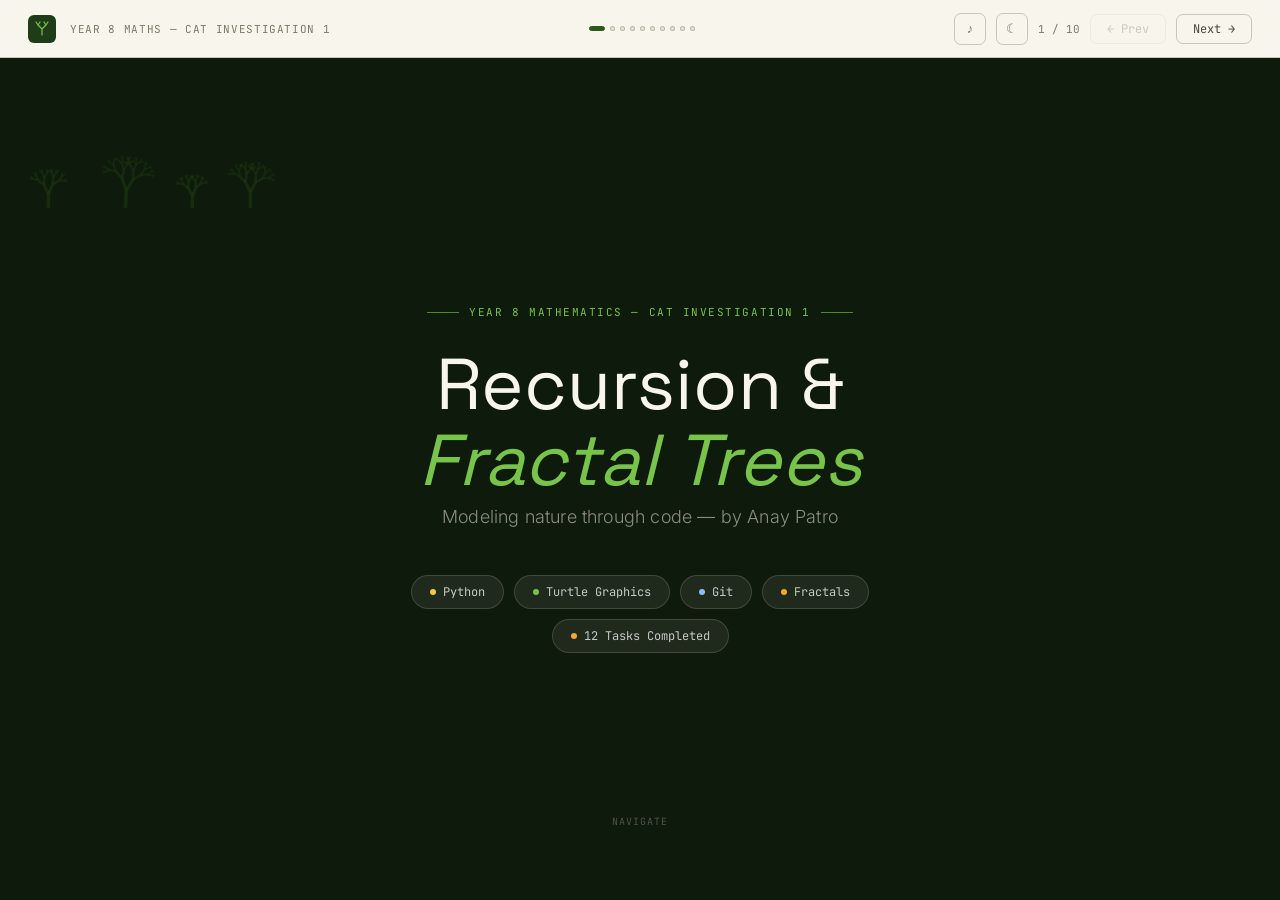
<file: index.html>
<!DOCTYPE html>
<html lang="en">
<head>
<meta charset="UTF-8">
<meta name="viewport" content="width=device-width, initial-scale=1.0">
<title>Recursion &amp; Fractal Trees — Anay Patro</title>
<meta name="description" content="Year 8 Mathematics CAT Investigation 1: a slide-style website explaining recursion and fractal trees, with interactive demos and Python turtle tasks.">
<link rel="preconnect" href="https://fonts.googleapis.com">
<link href="https://fonts.googleapis.com/css2?family=Inter:wght@300;400;500;600&amp;family=JetBrains+Mono:wght@300;400;500;600&amp;family=Space+Grotesk:wght@400;500;600&amp;display=swap" rel="stylesheet">
<link rel="stylesheet" href="styles.css">
</head>
<body>

<!-- NAV -->
<nav class="nav">
  <div class="nav-left">
    <div class="nav-logo">
      <svg viewBox="0 0 16 16" fill="none">
        <path d="M8 14 L8 8 M8 8 L4 4 M8 8 L12 4 M4 4 L2 1 M4 4 L6 1 M12 4 L10 1 M12 4 L14 1"
              stroke="#78c44a" stroke-width="1.2" stroke-linecap="round"/>
      </svg>
    </div>
    <span class="nav-title">Year 8 Maths — CAT Investigation 1</span>
  </div>
  <div class="nav-dots" id="dots"></div>
  <div class="nav-right">
    <button class="sound-btn" id="soundBtn" type="button" title="Toggle sound" aria-label="Toggle sound">♪</button>
    <button class="theme-btn" id="themeBtn" type="button" title="Toggle theme" aria-label="Toggle theme">☾</button>
    <span class="nav-counter" id="counter">1 / 10</span>
    <button class="nav-btn" id="prevBtn" type="button" onclick="changeSlide(-1)">← Prev</button>
    <button class="nav-btn" id="nextBtn" type="button" onclick="changeSlide(1)">Next →</button>
  </div>
</nav>

<div class="slides-wrapper">

<!-- ═══════════ SLIDE 1 – HERO ═══════════ -->
<div class="slide active" id="slide-1">
  <div class="hero">
    <canvas class="hero-bg-canvas" id="heroBg"></canvas>
    <div class="hero-content">
      <div class="hero-eyebrow">Year 8 Mathematics — CAT Investigation 1</div>
      <div class="hero-title">Recursion &amp;<br><em>Fractal Trees</em></div>
      <div class="hero-subtitle">Modeling nature through code — by Anay Patro</div>
      <div class="hero-pills">
        <div class="hero-pill"><div class="hero-pill-dot" style="background:#f5c842"></div>Python</div>
        <div class="hero-pill"><div class="hero-pill-dot" style="background:#78c44a"></div>Turtle Graphics</div>
        <div class="hero-pill"><div class="hero-pill-dot" style="background:#88c0ff"></div>Git</div>
        <div class="hero-pill"><div class="hero-pill-dot" style="background:#f5a830"></div>Fractals</div>
        <div class="hero-pill"><div class="hero-pill-dot" style="background:#f5a830"></div>12 Tasks Completed</div>
      </div>
    </div>
    <div class="hero-scroll-hint">
      <span>Navigate</span>
      <div class="scroll-arrow"></div>
    </div>
  </div>
</div>

<!-- ═══════════ SLIDE 2 – RECURSION INTRO ═══════════ -->
<div class="slide" id="slide-2">
  <div class="cs">
    <div class="cs-header">
      <div class="cs-num">02</div>
      <div class="cs-hgroup">
        <div class="cs-label">Concept</div>
        <div class="cs-heading">Introduction to recursion</div>
      </div>
    </div>
    <div class="cs-body">
      <div class="cs-col">
        <div class="card">
          <div class="card-label">What is recursion?</div>
          <p>A function that <strong>calls itself</strong> to solve a smaller version of the same problem. It breaks big problems into identical smaller steps, each one simpler than the last — until it hits a stopping point called the <strong>base case</strong>.</p>
        </div>
        <div class="card">
          <div class="card-label">Why use it for fractals?</div>
          <p>Fractals are shapes that look the same at every scale — a perfect match for recursion. A Level 5 tree contains two Level 4 trees, which each contain two Level 3 trees, and so on. <strong>One function, any depth.</strong></p>
        </div>
        <div class="card">
          <div class="card-label">Real-world link</div>
          <p>Trees, snowflakes, coastlines, ferns, river deltas, and even <strong>DNA replication</strong> all follow recursive, self-similar patterns. Recursion is nature's favorite design principle.</p>
        </div>
        <div class="tag-row">
          <span class="tag">Self-similar</span>
          <span class="tag">Base case</span>
          <span class="tag">Recursive case</span>
          <span class="tag bark">Fractal</span>
        </div>
      </div>
      <div class="cs-col">
        <div class="code-block">
          <div class="code-header">
            <span class="code-lang">Python — simplest recursive function</span>
            <button class="copy-btn" onclick="copyCode(this)">Copy</button>
          </div>
<span class="ck">def</span> <span class="cf">countdown</span>(n):
    <span class="ck">if</span> n &lt;= <span class="cn">0</span>:                  <span class="cc"># base case — stops here</span>
        print(<span class="cs2">"Blastoff!"</span>)
        <span class="ck">return</span>
    print(n)
    <span class="cf">countdown</span>(n - <span class="cn">1</span>)           <span class="cc"># recursive case</span>
        </div>

        <!-- LIVE RUNNER -->
        <div class="playground">
          <div class="pg-header">
            <div class="pg-title"><div class="pg-dot"></div>Live runner — try it</div>
          </div>
          <div class="pg-controls">
            <span class="pg-label">n =</span>
            <input class="pg-input" id="cdInput" type="number" value="5" min="1" max="20">
            <button class="pg-run" id="cdRun">&#9654; Run</button>
            <button class="pg-clear" onclick="clearOutput('cdOut', 'cdStat')">Clear</button>
          </div>
          <div class="pg-output" id="cdOut">
            <div class="pg-empty">Click Run to execute countdown(n)</div>
          </div>
          <div class="pg-footer">
            <span class="pg-stat" id="cdStat">Ready</span>
            <span class="pg-stat" style="color:var(--g4)">JS implementation</span>
          </div>
        </div>

        <div class="card mt8 mb0">
          <div class="card-label">The two rules</div>
          <p><strong>Base case:</strong> the condition that stops recursion — without it, the function would crash with a stack overflow.<br><br><strong>Recursive case:</strong> the call to itself with a simpler input (n−1), guaranteeing we approach the base case.</p>
        </div>
      </div>
    </div>
  </div>
</div>

<!-- ═══════════ SLIDE 3 – TASKS 4 & 5 ═══════════ -->
<div class="slide" id="slide-3">
  <div class="cs">
    <div class="cs-header">
      <div class="cs-num">03</div>
      <div class="cs-hgroup">
        <div class="cs-label">Tasks 4 &amp; 5</div>
        <div class="cs-heading">Stars &amp; triangular numbers</div>
      </div>
    </div>
    <div class="cs-body">
      <div class="cs-col">
        <div class="code-block">
          <div class="code-header">
            <span class="code-lang">Python — Task 4: star triangle</span>
            <button class="copy-btn" onclick="copyCode(this)">Copy</button>
          </div>
<span class="ck">def</span> <span class="cf">startriangle</span>(n):
    <span class="ck">if</span> n &gt; <span class="cn">0</span>:
        print(<span class="cs2">"*"</span> * n)
        <span class="cf">startriangle</span>(n - <span class="cn">1</span>)

<span class="cc"># startriangle(4)  →  ****</span>
<span class="cc">#                     ***</span>
<span class="cc">#                     **</span>
<span class="cc">#                     *</span>
        </div>

        <div class="playground">
          <div class="pg-header">
            <div class="pg-title"><div class="pg-dot"></div>Star triangle — live</div>
          </div>
          <div class="pg-controls">
            <span class="pg-label">n =</span>
            <input class="pg-input" id="stInput" type="number" value="5" min="1" max="15">
            <button class="pg-run" id="stRun">&#9654; Run</button>
            <button class="pg-clear" onclick="clearOutput('stOut','stStat')">Clear</button>
          </div>
          <div class="pg-output" id="stOut">
            <div class="pg-empty">Click Run to draw the star triangle</div>
          </div>
          <div class="pg-footer">
            <span class="pg-stat" id="stStat">Ready</span>
            <span class="pg-stat" style="color:var(--g4)">call depth shown</span>
          </div>
        </div>

        <div class="card">
          <div class="card-label">Key insight</div>
          <p>Each call prints <strong>n stars</strong> then calls itself with <strong>n−1</strong>. The rows decrease naturally through recursion — no loop needed.</p>
        </div>
      </div>

      <div class="cs-col">
        <div class="code-block">
          <div class="code-header">
            <span class="code-lang">Python — Task 5: triangular number</span>
            <button class="copy-btn" onclick="copyCode(this)">Copy</button>
          </div>
<span class="ck">def</span> <span class="cf">triangular</span>(n):
    <span class="ck">if</span> n &lt;= <span class="cn">0</span>:
        <span class="ck">return</span> <span class="cn">0</span>          <span class="cc"># base case</span>
    <span class="ck">return</span> n + <span class="cf">triangular</span>(n - <span class="cn">1</span>)

<span class="cc"># triangular(6) → 6+5+4+3+2+1 = 21</span>
        </div>

        <div class="formula">T(n) = n + T(n−1) &nbsp; with T(0) = 0</div>

        <div class="playground">
          <div class="pg-header">
            <div class="pg-title"><div class="pg-dot"></div>Triangular number — live</div>
          </div>
          <div class="pg-controls">
            <span class="pg-label">n =</span>
            <input class="pg-input" id="tnInput" type="number" value="6" min="1" max="20">
            <button class="pg-run" id="tnRun">&#9654; Run</button>
            <button class="pg-clear" onclick="clearOutput('tnOut','tnStat')">Clear</button>
          </div>
          <div class="pg-output" id="tnOut">
            <div class="pg-empty">Click Run to expand the recurrence</div>
          </div>
          <div class="pg-footer">
            <span class="pg-stat" id="tnStat">Ready</span>
            <span class="pg-stat" style="color:var(--g4)">shows call chain</span>
          </div>
        </div>

        <div class="card">
          <div class="card-label">Recurrence relation</div>
          <p>The n-th triangular number equals n plus the (n−1)-th triangular number. This <strong>recurrence relation</strong> maps perfectly to a recursive function.</p>
        </div>
      </div>
    </div>
  </div>
</div>

<!-- ═══════════ SLIDE 4 – FIBONACCI ═══════════ -->
<div class="slide" id="slide-4">
  <div class="cs">
    <div class="cs-header">
      <div class="cs-num">04</div>
      <div class="cs-hgroup">
        <div class="cs-label">Task 6</div>
        <div class="cs-heading">The Fibonacci sequence</div>
      </div>
    </div>
    <div class="cs-body">
      <div class="cs-col">
        <div class="code-block">
          <div class="code-header">
            <span class="code-lang">Python — Fibonacci</span>
            <button class="copy-btn" onclick="copyCode(this)">Copy</button>
          </div>
<span class="ck">def</span> <span class="cf">fibonacci</span>(n):
    <span class="ck">if</span> n &lt;= <span class="cn">2</span>:
        <span class="ck">return</span> <span class="cn">1</span>          <span class="cc"># base cases: F(1)=F(2)=1</span>
    <span class="ck">return</span> <span class="cf">fibonacci</span>(n-<span class="cn">1</span>) + <span class="cf">fibonacci</span>(n-<span class="cn">2</span>)

<span class="cc"># fibonacci(10) → 55</span>
        </div>

        <div class="formula">F(n) = F(n−1) + F(n−2) &nbsp; where F(1) = F(2) = 1</div>

        <div class="card">
          <div class="card-label">Two base cases</div>
          <p>Unlike previous tasks, Fibonacci needs <strong>two base cases</strong>: F(1) = 1 and F(2) = 1. This is because each step depends on the <strong>two</strong> steps before it, not just one — so we need two anchors to stop the recursion.</p>
        </div>

        <div class="playground">
          <div class="pg-header">
            <div class="pg-title"><div class="pg-dot"></div>Fibonacci — live computation</div>
          </div>
          <div class="pg-controls">
            <span class="pg-label">n =</span>
            <input class="pg-input" id="fibInput" type="number" value="8" min="1" max="15">
            <button class="pg-run" id="fibRun">&#9654; Run</button>
            <button class="pg-clear" onclick="clearOutput('fibOut','fibStat')">Clear</button>
          </div>
          <div class="pg-output" id="fibOut">
            <div class="pg-empty">Click Run to trace the recursive calls</div>
          </div>
          <div class="pg-footer">
            <span class="pg-stat" id="fibStat">Ready</span>
            <span class="pg-stat" style="color:var(--g4)">call tree trace</span>
          </div>
        </div>
      </div>

      <div class="cs-col">
        <div class="card-label" style="font-family:var(--mono);font-size:10px;text-transform:uppercase;letter-spacing:.1em;color:var(--g4);margin-bottom:10px;">First 10 values</div>
        <div class="level-grid">
          <div class="level-cell"><div class="lv">n=1</div><span class="lnum">1</span></div>
          <div class="level-cell"><div class="lv">n=2</div><span class="lnum">1</span></div>
          <div class="level-cell"><div class="lv">n=3</div><span class="lnum">2</span></div>
          <div class="level-cell"><div class="lv">n=4</div><span class="lnum">3</span></div>
          <div class="level-cell"><div class="lv">n=5</div><span class="lnum">5</span></div>
          <div class="level-cell"><div class="lv">n=6</div><span class="lnum">8</span></div>
          <div class="level-cell"><div class="lv">n=7</div><span class="lnum">13</span></div>
          <div class="level-cell"><div class="lv">n=8</div><span class="lnum">21</span></div>
          <div class="level-cell"><div class="lv">n=9</div><span class="lnum">34</span></div>
          <div class="level-cell"><div class="lv">n=10</div><span class="lnum">55</span></div>
        </div>

        <div class="card">
          <div class="card-label">Found in nature</div>
          <p>The same sequence appears in sunflower seed spirals, pinecone scales, and the branching of tree limbs — the exact structure this project explores. Fibonacci numbers and fractal trees are deeply connected.</p>
        </div>
        <div class="card">
          <div class="card-label">The golden ratio</div>
          <p>As n grows, F(n)/F(n−1) approaches φ ≈ <strong>1.618</strong> — the golden ratio. This is why Fibonacci patterns look proportionally pleasing in nature and architecture.</p>
        </div>
      </div>
    </div>
  </div>
</div>

<!-- ═══════════ SLIDE 5 – FRACTAL TREE PLAYGROUND ═══════════ -->
<div class="slide" id="slide-5">
  <div class="cs">
    <div class="cs-header">
      <div class="cs-num">05</div>
      <div class="cs-hgroup">
        <div class="cs-label">Tasks 7 &amp; 8</div>
        <div class="cs-heading">The fractal tree playground</div>
      </div>
    </div>
    <div class="cs-body" style="flex-direction:column; gap:20px;">

      <div style="display:grid; grid-template-columns:1fr 1fr; gap:24px;">
        <div>
          <div class="code-block" style="margin-bottom:0;">
            <div class="code-header">
              <span class="code-lang">Python — Task 7: simpletree</span>
              <button class="copy-btn" onclick="copyCode(this)">Copy</button>
            </div>
<span class="ck">def</span> <span class="cf">simpletree</span>(n):
    <span class="ck">if</span> n &gt; <span class="cn">0</span>:
        pen.forward(<span class="cn">50</span>)
        pos = pen.position()
        head = pen.heading()
        pen.left(<span class="cn">30</span>)
        <span class="cf">simpletree</span>(n - <span class="cn">1</span>)   <span class="cc"># left branch</span>
        pen.goto(pos); pen.setheading(head)
        pen.right(<span class="cn">30</span>)
        <span class="cf">simpletree</span>(n - <span class="cn">1</span>)   <span class="cc"># right branch</span>
        pen.goto(pos); pen.setheading(head)
          </div>
        </div>
        <div>
          <div class="code-block" style="margin-bottom:0;">
            <div class="code-header">
              <span class="code-lang">Python — Task 8: fractaltree</span>
              <button class="copy-btn" onclick="copyCode(this)">Copy</button>
            </div>
<span class="ck">def</span> <span class="cf">fractaltree</span>(n, length, angle, scale):
    <span class="ck">if</span> n &gt; <span class="cn">0</span>:
        pen.forward(length)
        pos, head = pen.position(), pen.heading()
        pen.left(angle)
        <span class="cf">fractaltree</span>(n-<span class="cn">1</span>, length*scale, angle, scale)
        pen.goto(pos); pen.setheading(head)
        pen.right(angle)
        <span class="cf">fractaltree</span>(n-<span class="cn">1</span>, length*scale, angle, scale)
        pen.goto(pos); pen.setheading(head)
          </div>
        </div>
      </div>

      <!-- TREE PLAYGROUND -->
      <div class="tree-pg">
        <div class="pg-header">
          <div class="pg-title"><div class="pg-dot"></div>Interactive fractal tree — JS implementation</div>
          <div class="tree-mode-toggle" style="margin:0;">
            <button class="tree-mode-btn active" id="modeClean" onclick="setTreeMode('clean')">Clean</button>
            <button class="tree-mode-btn" id="modeRandom" onclick="setTreeMode('random')">Random</button>
            <button class="tree-mode-btn" id="modeRealistic" onclick="setTreeMode('realistic')">Realistic</button>
          </div>
        </div>
        <div class="tree-pg-grid">
          <div class="tree-canvas-wrap">
            <canvas id="treeMain" width="1200" height="760"></canvas>
          </div>
          <div class="tree-sidebar">
            <div class="sidebar-section">
              <div class="sidebar-section-title">Parameters</div>
              <div class="slider-row">
                <label>Depth<span id="v_depth">8</span></label>
                <input type="range" id="s_depth" min="1" max="13" value="8" step="1" oninput="updateTree()">
              </div>
              <div class="slider-row">
                <label>Angle<span id="v_angle">28°</span></label>
                <input type="range" id="s_angle" min="5" max="70" value="28" step="1" oninput="updateTree()">
              </div>
              <div class="slider-row">
                <label>Scale<span id="v_scale">0.72</span></label>
                <input type="range" id="s_scale" min="0.50" max="0.90" value="0.72" step="0.01" oninput="updateTree()">
              </div>
              <div class="slider-row">
                <label>Trunk<span id="v_trunk">120px</span></label>
                <input type="range" id="s_trunk" min="60" max="180" value="120" step="1" oninput="updateTree()">
              </div>
              <div id="noisePanelWrap">
              <div class="slider-row" id="noisePanel">
                <label>Noise<span id="v_noise">40%</span></label>
                <input type="range" id="s_noise" min="0" max="100" value="40" step="1" oninput="updateTree()">
              </div>
              <div class="slider-row">
                <label>Seed<span id="v_seed">42</span></label>
                <input type="range" id="s_seed" min="0" max="9999" value="42" step="1" oninput="updateTree()">
              </div>
              </div>
            </div>
            <div class="sidebar-section">
              <button class="tree-btn tree-btn-primary" onclick="updateTree()">&#9654; Draw</button>
              <button class="tree-btn tree-btn-secondary" onclick="randomizeTree()">&#9785; Randomize</button>
            </div>
            <div class="sidebar-section">
              <div class="sidebar-section-title">Stats</div>
              <div class="tree-stats" id="treeStats">Branches: —<br>Calls: —<br>Time: —</div>
            </div>
          </div>
        </div>
      </div>
    </div>
  </div>
</div>

<!-- ═══════════ SLIDE 6 – TASK 9: UI ═══════════ -->
<div class="slide" id="slide-6">
  <div class="cs">
    <div class="cs-header">
      <div class="cs-num">06</div>
      <div class="cs-hgroup">
        <div class="cs-label">Task 9</div>
        <div class="cs-heading">Building the user interface</div>
      </div>
    </div>
    <div class="cs-body">
      <div class="cs-col">
        <div class="card">
          <div class="card-label">Design choice: GUI over terminal</div>
          <p>Turtle's <code>numinput()</code> creates popup dialog boxes instead of terminal prompts. This keeps the user focused on the drawing window and makes the project feel polished and professional.</p>
        </div>
        <div class="card">
          <div class="card-label">Menu structure</div>
          <ul class="feature-list">
            <li class="feature-item"><div class="feature-num">1</div>Prompt for tree level (1–15)</li>
            <li class="feature-item"><div class="feature-num">2</div>Prompt for trunk length (pixels)</li>
            <li class="feature-item"><div class="feature-num">3</div>Prompt for branch angle (degrees)</li>
            <li class="feature-item"><div class="feature-num">4</div>Prompt for scale factor (0–1)</li>
            <li class="feature-item"><div class="feature-num">5</div>Clear screen and redraw</li>
          </ul>
        </div>
        <div class="card">
          <div class="card-label">Why GUI input matters</div>
          <p>Real software design is about <strong>user experience</strong>, not just correct output. Keeping all interaction inside the Turtle window — no switching to a terminal — creates a seamless, professional feel.</p>
        </div>
      </div>
      <div class="cs-col">
        <div class="code-block">
          <div class="code-header">
            <span class="code-lang">Python — numinput dialogs</span>
            <button class="copy-btn" onclick="copyCode(this)">Copy</button>
          </div>
<span class="cc"># GUI input — all inside the turtle window</span>
n = screen.numinput(
    <span class="cs2">"Fractal Tree"</span>,
    <span class="cs2">"Enter tree level (1–15):"</span>,
    minval=<span class="cn">1</span>, maxval=<span class="cn">15</span>
)
length = screen.numinput(
    <span class="cs2">"Fractal Tree"</span>,
    <span class="cs2">"Trunk length (pixels):"</span>,
    minval=<span class="cn">10</span>, maxval=<span class="cn">300</span>
)
angle = screen.numinput(
    <span class="cs2">"Fractal Tree"</span>,
    <span class="cs2">"Branch angle (degrees):"</span>,
    minval=<span class="cn">1</span>, maxval=<span class="cn">90</span>
)
scale = screen.numinput(
    <span class="cs2">"Fractal Tree"</span>,
    <span class="cs2">"Scale factor (0.1–0.99):"</span>,
    minval=<span class="cn">0.1</span>, maxval=<span class="cn">0.99</span>
)
screen.clear()
<span class="cf">fractaltree</span>(int(n), length, angle, scale)
        </div>
        <div class="code-block">
          <div class="code-header">
            <span class="code-lang">Python — master menu</span>
            <button class="copy-btn" onclick="copyCode(this)">Copy</button>
          </div>
choice = screen.textinput(<span class="cs2">"Main Menu"</span>,
    <span class="cs2">"Task (4/5/6/7/8/10/11):"</span>)

<span class="ck">if</span>   choice == <span class="cs2">"4"</span>:  <span class="cf">startriangle</span>(n)
<span class="ck">elif</span> choice == <span class="cs2">"5"</span>:  <span class="cf">triangular</span>(n)
<span class="ck">elif</span> choice == <span class="cs2">"6"</span>:  <span class="cf">fibonacci</span>(n)
<span class="ck">elif</span> choice == <span class="cs2">"7"</span>:  <span class="cf">simpletree</span>(n)
<span class="ck">elif</span> choice == <span class="cs2">"8"</span>:  <span class="cf">fractaltree</span>(...)
<span class="ck">elif</span> choice == <span class="cs2">"10"</span>: <span class="cf">randomfractaltree</span>(...)
<span class="ck">elif</span> choice == <span class="cs2">"11"</span>: <span class="cf">realtree</span>(...)
        </div>
      </div>
    </div>
  </div>
</div>

<!-- ═══════════ SLIDE 7 – TASK 10: RANDOMNESS ═══════════ -->
<div class="slide" id="slide-7">
  <div class="cs">
    <div class="cs-header">
      <div class="cs-num">07</div>
      <div class="cs-hgroup">
        <div class="cs-label">Task 10</div>
        <div class="cs-heading">Introducing randomness</div>
      </div>
    </div>
    <div class="cs-body">
      <div class="cs-col">
        <div class="code-block">
          <div class="code-header">
            <span class="code-lang">Python — randomfractaltree</span>
            <button class="copy-btn" onclick="copyCode(this)">Copy</button>
          </div>
<span class="ck">import</span> random

<span class="ck">def</span> <span class="cf">randomfractaltree</span>(n, length, angle, scale):
    <span class="ck">if</span> n &gt; <span class="cn">0</span>:
        pen.forward(length)
        pos = pen.position()
        head = pen.heading()

        <span class="cc"># angle jitter: ±15°</span>
        jitter = random.randint(-<span class="cn">15</span>, <span class="cn">15</span>)
        <span class="cc"># scale jitter: ±10%</span>
        sj = scale * random.uniform(<span class="cn">0.9</span>, <span class="cn">1.1</span>)

        pen.left(angle + jitter)
        <span class="cf">randomfractaltree</span>(n-<span class="cn">1</span>, length*sj, angle, scale)
        pen.goto(pos); pen.setheading(head)
        pen.right(angle + jitter)
        <span class="cf">randomfractaltree</span>(n-<span class="cn">1</span>, length*sj, angle, scale)
        pen.goto(pos); pen.setheading(head)
        </div>

        <div class="card">
          <div class="card-label">What's random — and why</div>
          <p>Two sources of variation are added per branch:</p>
        </div>
        <div class="card">
          <div class="card-label">A — Angle jitter (±15°)</div>
          <p>Mimics wind, light-seeking, and uneven growth. Real branches don't grow at exact symmetric angles.</p>
        </div>
        <div class="card">
          <div class="card-label">B — Scale jitter (±10%)</div>
          <p>Variation in branch length reflects genetic and environmental noise. No two real branches grow identically.</p>
        </div>
        <div class="formula">Randomness mimics nature's noise:<br>wind · sunlight · genetics · soil</div>
      </div>
      <div class="cs-col">
        <div class="rnd-canvas-wrap">
          <div class="pg-header" style="border-bottom:0.5px solid var(--border);">
            <div class="pg-title"><div class="pg-dot"></div>Random tree — different every run</div>
            <button class="pg-clear" onclick="drawRandomTree()">New Tree</button>
          </div>
          <canvas id="rndTree" width="800" height="520"></canvas>
        </div>
        <div class="card">
          <div class="card-label">Result</div>
          <p>Each call to <code>randomfractaltree(10, 80, 30, 0.8)</code> produces a <strong>different tree every time</strong> — just like real trees grown from the same species in different locations.</p>
        </div>
        <div class="code-block" style="margin-bottom:0;">
          <div class="code-header">
            <span class="code-lang">JS — seed-controlled randomness</span>
          </div>
<span class="cc">// LCG random — reproducible from a seed</span>
<span class="ck">function</span> <span class="cf">makeRng</span>(seed) {
  <span class="ck">let</span> s = seed | <span class="cn">1</span>;
  <span class="ck">return</span> () =&gt; {
    s = (<span class="cn">1664525</span> * s + <span class="cn">1013904223</span>) &gt;&gt;&gt; <span class="cn">0</span>;
    <span class="ck">return</span> s / <span class="cn">4294967296</span>;
  };
}
        </div>
      </div>
    </div>
  </div>
</div>

<!-- ═══════════ SLIDE 8 – TASK 11: MAX REALISM ═══════════ -->
<div class="slide" id="slide-8">
  <div class="cs">
    <div class="cs-header">
      <div class="cs-num">08</div>
      <div class="cs-hgroup">
        <div class="cs-label">Task 11</div>
        <div class="cs-heading">Maximum realism</div>
      </div>
    </div>
    <div class="cs-body">
      <div class="cs-col">
        <div class="code-block">
          <div class="code-header">
            <span class="code-lang">Python — realtree with all enhancements</span>
            <button class="copy-btn" onclick="copyCode(this)">Copy</button>
          </div>
<span class="ck">def</span> <span class="cf">realtree</span>(n, length, angle, scale):
    <span class="ck">if</span> n &gt; <span class="cn">0</span>:
        <span class="cc"># taper: thick trunk → hair-thin twigs</span>
        pen.pensize(max(<span class="cn">1</span>, n * <span class="cn">1.2</span>))

        <span class="cc"># colour gradient: brown trunk → green tips</span>
        <span class="ck">if</span>   n &lt;= <span class="cn">2</span>: pen.color(<span class="cs2">"forest green"</span>)
        <span class="ck">elif</span> n &lt;= <span class="cn">4</span>: pen.color(<span class="cs2">"dark green"</span>)
        <span class="ck">else</span>:        pen.color(<span class="cs2">"sienna"</span>)

        <span class="cc"># wider angle jitter at tips</span>
        jitter = random.randint(-<span class="cn">20</span>, <span class="cn">20</span>)
        pen.forward(length)
        <span class="cc"># ... (same recursive structure) ...</span>
        </div>
        <div class="card">
          <div class="card-label">Tapered thickness</div>
          <p>Branch thickness is set to <code>n × 1.2</code> pixels — so the trunk is thick and twigs are hair-thin. Real trees are structurally strongest at the base.</p>
        </div>
        <div class="card">
          <div class="card-label">Colour transition</div>
          <p>High-n levels draw in <strong style="color:#8B4513">sienna</strong>. Mid-level branches shift to <strong style="color:#006400">dark green</strong>. Outermost twigs (n ≤ 2) become <strong style="color:#228B22">forest green</strong> — simulating foliage.</p>
        </div>
      </div>
      <div class="cs-col">
        <div class="rnd-canvas-wrap" style="margin-bottom:14px;">
          <div class="pg-header" style="border-bottom:0.5px solid var(--border);">
            <div class="pg-title"><div class="pg-dot"></div>Realistic tree — tapered + coloured</div>
            <button class="pg-clear" onclick="drawRealisticTree()">Redraw</button>
          </div>
          <canvas id="realisticTree" width="800" height="560"></canvas>
        </div>
        <div class="card">
          <div class="card-label">All realism features combined</div>
          <p>Three enhancements layer on top of <code>fractaltree</code>:</p>
          <div class="tag-row" style="margin-top:8px;">
            <span class="tag bark">Tapered thickness</span>
            <span class="tag">Colour gradient</span>
            <span class="tag amber">Angle noise ±20°</span>
          </div>
        </div>
      </div>
    </div>
  </div>
</div>

<!-- ═══════════ SLIDE 9 – ARCHITECTURE ═══════════ -->
<div class="slide" id="slide-9">
  <div class="cs">
    <div class="cs-header">
      <div class="cs-num">09</div>
      <div class="cs-hgroup">
        <div class="cs-label">Architecture</div>
        <div class="cs-heading">The master menu</div>
      </div>
    </div>
    <div class="cs-body" style="flex-direction:column;">
      <div class="two-col" style="margin-bottom:24px;">
        <div class="card mb0">
          <div class="card-label">Purpose</div>
          <p>A master menu links all tasks from a single entry point, making the project <strong>easy to navigate</strong> and professional to present live.</p>
        </div>
        <div class="card mb0">
          <div class="card-label">Design choice</div>
          <p>Used <code>textinput()</code> for the menu selector and <code>numinput()</code> for parameters — all inside the Turtle window. No terminal switching mid-demo.</p>
        </div>
      </div>

      <div class="tl">
        <div class="tl-item"><div class="tl-dot"></div><div class="tl-num">Task 4</div><div class="tl-label">Star triangle</div></div>
        <div class="tl-item"><div class="tl-dot"></div><div class="tl-num">Task 5</div><div class="tl-label">Triangular numbers</div></div>
        <div class="tl-item"><div class="tl-dot"></div><div class="tl-num">Task 6</div><div class="tl-label">Fibonacci</div></div>
        <div class="tl-item"><div class="tl-dot"></div><div class="tl-num">Task 7</div><div class="tl-label">Simple tree</div></div>
        <div class="tl-item"><div class="tl-dot"></div><div class="tl-num">Task 8</div><div class="tl-label">Parameterised</div></div>
        <div class="tl-item"><div class="tl-dot"></div><div class="tl-num">Task 10</div><div class="tl-label">Random tree</div></div>
        <div class="tl-item"><div class="tl-dot"></div><div class="tl-num">Task 11</div><div class="tl-label">Realistic tree</div></div>
      </div>

      <div style="margin-top:24px; display:grid; grid-template-columns:1fr 1fr; gap:24px;">
        <div class="code-block" style="margin-bottom:0;">
          <div class="code-header">
            <span class="code-lang">Python — full master menu</span>
            <button class="copy-btn" onclick="copyCode(this)">Copy</button>
          </div>
<span class="ck">while</span> <span class="ck">True</span>:
    choice = screen.textinput(
        <span class="cs2">"Main Menu"</span>,
        <span class="cs2">"Enter task (4/5/6/7/8/10/11/q):"</span>)
    <span class="ck">if</span> choice <span class="ck">is None</span> <span class="ck">or</span> choice == <span class="cs2">"q"</span>:
        <span class="ck">break</span>
    screen.clear()
    screen.tracer(<span class="cn">0</span>)          <span class="cc"># speed up drawing</span>

    <span class="ck">if</span> choice == <span class="cs2">"4"</span>:
        n = int(screen.numinput(
            <span class="cs2">"Task 4"</span>, <span class="cs2">"Row count:"</span>))
        <span class="cf">startriangle</span>(n)

    <span class="ck">elif</span> choice == <span class="cs2">"8"</span>:
        n      = getnum(<span class="cs2">"Level"</span>)
        length = getnum(<span class="cs2">"Trunk px"</span>)
        angle  = getnum(<span class="cs2">"Angle °"</span>)
        scale  = getnum(<span class="cs2">"Scale"</span>)
        setup_pen()
        <span class="cf">fractaltree</span>(n, length, angle, scale)

    screen.update()
        </div>
        <div class="code-block" style="margin-bottom:0;">
          <div class="code-header">
            <span class="code-lang">Python — helper + speed trick</span>
            <button class="copy-btn" onclick="copyCode(this)">Copy</button>
          </div>
<span class="ck">def</span> <span class="cf">getnum</span>(prompt):
    <span class="ck">return</span> screen.numinput(
        <span class="cs2">"Fractal Tree"</span>, prompt)

<span class="ck">def</span> <span class="cf">setup_pen</span>():
    pen.penup()
    pen.goto(<span class="cn">0</span>, -<span class="cn">300</span>)
    pen.setheading(<span class="cn">90</span>)   <span class="cc"># face up</span>
    pen.pendown()
    pen.color(<span class="cs2">"sienna"</span>)

<span class="cc"># tracer(0) turns off animation</span>
<span class="cc"># update() renders all at once</span>
<span class="cc"># This makes depth-10+ trees instant</span>
        </div>
      </div>
    </div>
  </div>
</div>

<!-- ═══════════ SLIDE 10 – CONCLUSION ═══════════ -->
<div class="slide" id="slide-10">
  <div class="cs">
    <div class="cs-header">
      <div class="cs-num">10</div>
      <div class="cs-hgroup">
        <div class="cs-label">Reflection</div>
        <div class="cs-heading">Conclusion &amp; key learnings</div>
      </div>
    </div>
    <div class="cs-body" style="flex-direction:column; gap:24px;">
      <div class="stat-row">
        <div class="stat-card"><span class="stat-num">12</span><div class="stat-label">Tasks completed</div></div>
        <div class="stat-card"><span class="stat-num">v1.4</span><div class="stat-label">Stable release</div></div>
        <div class="stat-card"><span class="stat-num">∞</span><div class="stat-label">Unique trees</div></div>
      </div>
      <div class="conc-grid">
        <div class="conc-card span2">
          <h3>The big idea</h3>
          <p>Complex shapes found in nature — trees, coastlines, snowflakes — can be described by very simple recursive rules. One function with a base case and a recursive call is all it takes to grow an infinitely detailed fractal. Nature is recursive at its core.</p>
        </div>
        <div class="conc-card">
          <h3>Technical challenge</h3>
          <p>Fixing the <code>_tkinter</code> library error on Mac required configuring the correct Python framework build — a real-world reminder that environment setup is a core part of programming, not an obstacle.</p>
        </div>
        <div class="conc-card">
          <h3>Math encountered</h3>
          <p>Recurrence relations, geometric scaling (powers of the scale factor), triangular numbers, and the connection between Fibonacci numbers and natural growth all surfaced naturally through the code.</p>
        </div>
        <div class="conc-card">
          <h3>Design insight</h3>
          <p>Adding randomness was the most revealing step — tiny noise made synthetic trees look genuinely organic. Real complexity often emerges from simple rules plus random variation.</p>
        </div>
        <div class="conc-card">
          <h3>Git &amp; version control</h3>
          <p>Maintaining v1.4 as a stable release while experimenting built good software development habits — commit early, tag releases, branch for experiments.</p>
        </div>
      </div>
    </div>
  </div>
</div>

</div><!-- /slides-wrapper -->

<script src="app.js" defer></script>
</body>
</html>
<!-- v1.4 stable-->
</file>
<file: styles.css>
:root {
    --g0: #0e1a0b;
    --g1: #172a12;
    --g2: #1f3c18;
    --g3: #2d5a1b;
    --g4: #4a8a2a;
    --g5: #78c44a;
    --g6: #a8e070;
    --cream: #f8f5ed;
    --cream2: #f0ebe0;
    --warm: #e8e2d4;
    --surface: #ffffff;
    --surface2: #fbfaf6;
    --shadow: 0 10px 30px rgba(20, 30, 20, 0.08);
    --bark: #7a4a28;
    --bark2: #5a3418;
    --amber: #c8871a;
    --amber2: #f5a830;
    --txt: #1a1a14;
    --txt2: #4a4a3a;
    --txt3: #7a7a68;
    --border: rgba(30, 40, 20, 0.12);
    --border2: rgba(30, 40, 20, 0.22);
    --nav-bg: rgba(248, 245, 237, 0.88);
    --code-bg: #1a2e18;
    --code-txt: #c9f3a8;
    --slide-h: calc(100vh - 58px);
    --mono:
        "JetBrains Mono", ui-monospace, SFMono-Regular, Menlo, Monaco, Consolas,
        "Liberation Mono", "Courier New", monospace;
    --serif:
        "Inter", ui-sans-serif, system-ui, -apple-system, Segoe UI, Roboto,
        Helvetica, Arial, "Apple Color Emoji", "Segoe UI Emoji";
    --display:
        "Space Grotesk", ui-sans-serif, system-ui, -apple-system, Segoe UI,
        Roboto, Helvetica, Arial;
}

html[data-theme="dark"] {
    --cream: #080e07;
    --cream2: #0d150c;
    --warm: #111c0f;
    --surface: #0f1a0d;
    --surface2: #142013;
    --txt: #e8f0e0;
    --txt2: rgba(232, 240, 224, 0.82);
    --txt3: rgba(232, 240, 224, 0.55);
    --border: rgba(100, 180, 80, 0.1);
    --border2: rgba(100, 180, 80, 0.18);
    --nav-bg: rgba(8, 14, 7, 0.92);
    --code-bg: #0a1409;
    --code-txt: #a8e880;
    --shadow: 0 14px 40px rgba(0, 0, 0, 0.45);
    --g3: #5a9e38;
    --g4: #72c048;
    --g5: #90e060;
    --bark: #c4905a;
    --bark2: #e8b878;
}

*,
*::before,
*::after {
    box-sizing: border-box;
    margin: 0;
    padding: 0;
}

html {
    scroll-behavior: smooth;
}

body {
    font-family: var(--serif);
    background: var(--cream);
    color: var(--txt);
    min-height: 100vh;
    overflow: hidden;
}

:focus-visible {
    outline: 3px solid rgba(120, 196, 74, 0.75);
    outline-offset: 2px;
}

@media (prefers-reduced-motion: reduce) {
    html {
        scroll-behavior: auto;
    }
    *,
    *::before,
    *::after {
        animation-duration: 0.001ms !important;
        animation-iteration-count: 1 !important;
        transition-duration: 0.001ms !important;
    }
}

.nav {
    position: fixed;
    top: 0;
    left: 0;
    right: 0;
    z-index: 200;
    height: 58px;
    display: flex;
    align-items: center;
    justify-content: space-between;
    padding: 0 28px;
    background: var(--nav-bg);
    backdrop-filter: blur(12px);
    border-bottom: 0.5px solid var(--border2);
}

.nav-left {
    display: flex;
    align-items: center;
    gap: 14px;
}

.nav-logo {
    width: 28px;
    height: 28px;
    background: var(--g2);
    border-radius: 6px;
    display: flex;
    align-items: center;
    justify-content: center;
    flex-shrink: 0;
}

.nav-logo svg {
    width: 16px;
    height: 16px;
}

.nav-title {
    font-family: var(--mono);
    font-size: 11px;
    font-weight: 400;
    color: var(--txt3);
    letter-spacing: 0.06em;
    text-transform: uppercase;
}

.nav-dots {
    display: flex;
    gap: 5px;
    align-items: center;
}

.nav-dot {
    width: 5px;
    height: 5px;
    border-radius: 50%;
    background: var(--warm);
    border: 0.5px solid var(--border2);
    cursor: pointer;
    transition: all 0.2s ease;
    padding: 0;
}

.nav-dot:hover {
    background: var(--g4);
    border-color: var(--g4);
}

.nav-dot.active {
    background: var(--g3);
    border-color: var(--g3);
    width: 16px;
    border-radius: 3px;
}

.nav-right {
    display: flex;
    align-items: center;
    gap: 10px;
}

.nav-counter {
    font-family: var(--mono);
    font-size: 11px;
    color: var(--txt3);
    min-width: 36px;
    text-align: right;
}

.nav-btn {
    background: none;
    border: 0.5px solid var(--border2);
    border-radius: 7px;
    padding: 6px 16px;
    font-size: 12px;
    font-family: var(--mono);
    cursor: pointer;
    color: var(--txt2);
    transition: all 0.15s;
}

.nav-btn:hover {
    background: var(--cream2);
}

.nav-btn:disabled {
    opacity: 0.25;
    cursor: default;
}

.sound-btn {
    width: 32px;
    height: 32px;
    border: 0.5px solid var(--border2);
    border-radius: 7px;
    background: none;
    cursor: pointer;
    display: flex;
    align-items: center;
    justify-content: center;
    color: var(--txt3);
    font-size: 13px;
    transition: all 0.15s;
    padding: 0;
}

.sound-btn:hover {
    background: var(--cream2);
    color: var(--txt);
}

.theme-btn {
    width: 32px;
    height: 32px;
    border: 0.5px solid var(--border2);
    border-radius: 7px;
    background: none;
    cursor: pointer;
    display: flex;
    align-items: center;
    justify-content: center;
    color: var(--txt3);
    font-size: 13px;
    transition: all 0.15s;
    padding: 0;
}

.theme-btn:hover {
    background: var(--cream2);
    color: var(--txt);
}

.slides-wrapper {
    position: fixed;
    top: 58px;
    left: 0;
    right: 0;
    bottom: 0;
    overflow: hidden;
}

.slide {
    position: absolute;
    top: 0;
    left: 0;
    right: 0;
    bottom: 0;
    overflow-y: auto;
    opacity: 0;
    pointer-events: none;
    transition: opacity 0.4s ease;
}

.slide.active {
    opacity: 1;
    pointer-events: auto;
}

.hero {
    min-height: var(--slide-h);
    background: var(--g0);
    display: flex;
    align-items: center;
    justify-content: center;
    position: relative;
    overflow: hidden;
}

.hero-bg-canvas {
    position: absolute;
    inset: 0;
    opacity: 0.6;
}

.hero-content {
    position: relative;
    z-index: 2;
    text-align: center;
    padding: 60px 40px;
    max-width: 640px;
}

.hero-eyebrow {
    font-family: var(--mono);
    font-size: 11px;
    font-weight: 400;
    color: var(--g5);
    letter-spacing: 0.14em;
    text-transform: uppercase;
    margin-bottom: 28px;
    display: flex;
    align-items: center;
    justify-content: center;
    gap: 10px;
}

.hero-eyebrow::before,
.hero-eyebrow::after {
    content: "";
    display: block;
    width: 32px;
    height: 0.5px;
    background: var(--g4);
}

.hero-title {
    font-family: var(--display);
    font-size: clamp(42px, 6vw, 72px);
    font-weight: 400;
    line-height: 1.05;
    color: var(--cream);
    margin-bottom: 8px;
}

.hero-title em {
    color: var(--g5);
    font-style: italic;
}

.hero-subtitle {
    font-family: var(--serif);
    font-size: 18px;
    font-weight: 300;
    color: rgba(240, 235, 224, 0.55);
    margin-bottom: 48px;
    letter-spacing: 0.01em;
}

.hero-pills {
    display: flex;
    gap: 10px;
    justify-content: center;
    flex-wrap: wrap;
}

.hero-pill {
    display: inline-flex;
    align-items: center;
    gap: 7px;
    background: rgba(255, 255, 255, 0.07);
    border: 0.5px solid rgba(255, 255, 255, 0.15);
    border-radius: 100px;
    padding: 8px 18px;
    font-family: var(--mono);
    font-size: 12px;
    color: rgba(255, 255, 255, 0.75);
}

.hero-pill-dot {
    width: 6px;
    height: 6px;
    border-radius: 50%;
}

.hero-scroll-hint {
    position: absolute;
    bottom: 36px;
    left: 50%;
    transform: translateX(-50%);
    font-family: var(--mono);
    font-size: 10px;
    color: rgba(255, 255, 255, 0.25);
    letter-spacing: 0.1em;
    text-transform: uppercase;
    display: flex;
    flex-direction: column;
    align-items: center;
    gap: 8px;
}

.scroll-arrow {
    width: 0.5px;
    height: 28px;
    background: linear-gradient(
        to bottom,
        rgba(255, 255, 255, 0.2),
        transparent
    );
    animation: scrollPulse 2s ease-in-out infinite;
}

@keyframes scrollPulse {
    0%,
    100% {
        opacity: 0.3;
    }
    50% {
        opacity: 1;
    }
}

.cs {
    min-height: var(--slide-h);
    display: flex;
    flex-direction: column;
}

.cs-header {
    padding: 36px 52px 28px;
    border-bottom: 0.5px solid var(--border);
    display: flex;
    align-items: flex-end;
    gap: 24px;
    flex-shrink: 0;
}

.cs-num {
    font-family: var(--display);
    font-size: 80px;
    color: var(--warm);
    line-height: 1;
    flex-shrink: 0;
    user-select: none;
    letter-spacing: -2px;
}

.cs-label {
    font-family: var(--mono);
    font-size: 10px;
    font-weight: 400;
    color: var(--g4);
    text-transform: uppercase;
    letter-spacing: 0.12em;
    margin-bottom: 4px;
}

.cs-heading {
    font-family: var(--display);
    font-size: 30px;
    color: var(--txt);
    line-height: 1.15;
}

.cs-body {
    flex: 1;
    padding: 36px 52px;
    display: flex;
    gap: 36px;
}

.cs-col {
    flex: 1;
    min-width: 0;
}
.cs-col-sm {
    flex: 0 0 300px;
    min-width: 0;
}

.card {
    background: var(--surface);
    border: 0.5px solid var(--border);
    border-radius: 12px;
    padding: 20px 22px;
    margin-bottom: 14px;
    box-shadow: var(--shadow);
}

.card-label {
    font-family: var(--mono);
    font-size: 10px;
    font-weight: 400;
    color: var(--g4);
    text-transform: uppercase;
    letter-spacing: 0.1em;
    margin-bottom: 8px;
}

.card p {
    font-family: var(--serif);
    font-size: 14px;
    line-height: 1.7;
    color: var(--txt2);
    font-weight: 300;
}

.card p strong {
    color: var(--txt);
    font-weight: 500;
}

.code-block {
    background: var(--code-bg);
    border-radius: 10px;
    padding: 20px;
    font-family: var(--mono);
    font-size: 12px;
    line-height: 1.8;
    color: var(--code-txt);
    margin-bottom: 14px;
    position: relative;
    overflow: hidden;
    border: 0.5px solid rgba(120, 196, 74, 0.15);
}

.code-block::before {
    content: "";
    position: absolute;
    top: 0;
    left: 0;
    right: 0;
    height: 1px;
    background: linear-gradient(90deg, var(--g3), transparent);
}

.code-header {
    display: flex;
    align-items: center;
    justify-content: space-between;
    margin-bottom: 12px;
    padding-bottom: 10px;
    border-bottom: 0.5px solid rgba(255, 255, 255, 0.07);
}

.code-lang {
    font-size: 10px;
    color: var(--g5);
    text-transform: uppercase;
    letter-spacing: 0.1em;
}

.copy-btn {
    border: 0.5px solid rgba(255, 255, 255, 0.15);
    background: rgba(255, 255, 255, 0.06);
    color: rgba(255, 255, 255, 0.6);
    border-radius: 6px;
    padding: 3px 10px;
    font-family: var(--mono);
    font-size: 10px;
    cursor: pointer;
    transition: all 0.15s;
}

.copy-btn:hover {
    background: rgba(255, 255, 255, 0.12);
    color: white;
}

.ck {
    color: #f5c842;
}
.cf {
    color: var(--g5);
}
.cc {
    color: #5a6e52;
}
.cs2 {
    color: #f5a830;
}
.cn {
    color: #88c0ff;
}
.co {
    color: #e0d0ff;
}

.formula {
    background: var(--code-bg);
    border-left: 2.5px solid var(--g4);
    border-radius: 0 8px 8px 0;
    padding: 12px 16px;
    font-family: var(--mono);
    font-size: 13px;
    color: var(--code-txt);
    margin-bottom: 14px;
}

html[data-theme="dark"] .formula {
    background: rgba(120, 196, 74, 0.08);
    border-left-color: var(--g4);
}

.tag-row {
    display: flex;
    flex-wrap: wrap;
    gap: 8px;
    margin: 12px 0;
}

.tag {
    background: var(--code-bg);
    border: 0.5px solid rgba(120, 196, 74, 0.25);
    border-radius: 100px;
    padding: 4px 12px;
    font-family: var(--mono);
    font-size: 11px;
    color: var(--g5);
}

html[data-theme="dark"] .tag {
    background: rgba(120, 196, 74, 0.12);
    border-color: rgba(120, 196, 74, 0.3);
}

html[data-theme="light"] .tag {
    background: #eef5e8;
    border-color: #bdd8a8;
    color: var(--g2);
}

.tag.bark {
    background: rgba(196, 144, 90, 0.12);
    border-color: rgba(196, 144, 90, 0.3);
    color: #e8b878;
}

.tag.amber {
    background: rgba(245, 168, 48, 0.12);
    border-color: rgba(245, 168, 48, 0.3);
    color: #f5c060;
}

html[data-theme="light"] .tag.bark {
    background: #f5ede6;
    border-color: #d0b090;
    color: var(--bark2);
}

html[data-theme="light"] .tag.amber {
    background: #fdf4de;
    border-color: #e0c870;
    color: #7a5a08;
}

.playground {
    background: var(--surface);
    border: 0.5px solid var(--border);
    border-radius: 14px;
    overflow: hidden;
    margin-bottom: 14px;
    box-shadow: var(--shadow);
}

.pg-header {
    padding: 14px 18px;
    border-bottom: 0.5px solid var(--border);
    display: flex;
    align-items: center;
    justify-content: space-between;
    background: var(--cream2);
}

.pg-title {
    font-family: var(--mono);
    font-size: 11px;
    font-weight: 400;
    color: var(--txt2);
    text-transform: uppercase;
    letter-spacing: 0.08em;
    display: flex;
    align-items: center;
    gap: 8px;
}

.pg-dot {
    width: 8px;
    height: 8px;
    border-radius: 50%;
    background: var(--g4);
}

.pg-controls {
    padding: 14px 18px;
    border-bottom: 0.5px solid var(--border);
    display: flex;
    align-items: center;
    gap: 12px;
    flex-wrap: wrap;
}

.pg-label {
    font-family: var(--mono);
    font-size: 11px;
    color: var(--txt3);
    white-space: nowrap;
}

.pg-input {
    width: 72px;
    border: 0.5px solid var(--border2);
    border-radius: 7px;
    padding: 7px 10px;
    font-family: var(--mono);
    font-size: 13px;
    background: var(--cream);
    color: var(--txt);
    text-align: center;
    outline: none;
    transition: border-color 0.15s;
}

.pg-input:focus {
    border-color: var(--g3);
}

.pg-run {
    background: var(--g2);
    color: var(--g5);
    border: none;
    border-radius: 7px;
    padding: 8px 16px;
    font-family: var(--mono);
    font-size: 12px;
    font-weight: 500;
    cursor: pointer;
    display: flex;
    align-items: center;
    gap: 7px;
    transition: all 0.15s;
}

.pg-run:hover {
    background: var(--g1);
}

.pg-clear {
    background: none;
    border: 0.5px solid var(--border2);
    border-radius: 7px;
    padding: 8px 14px;
    font-family: var(--mono);
    font-size: 12px;
    color: var(--txt3);
    cursor: pointer;
    transition: all 0.15s;
}

.pg-clear:hover {
    background: var(--cream2);
}

.pg-output {
    min-height: 140px;
    max-height: 200px;
    overflow-y: auto;
    padding: 16px 18px;
    font-family: var(--mono);
    font-size: 13px;
    line-height: 1.9;
    color: var(--txt);
    position: relative;
}

.pg-output-line {
    display: flex;
    align-items: center;
    gap: 10px;
    animation: lineIn 0.2s ease both;
}

@keyframes lineIn {
    from {
        opacity: 0;
        transform: translateX(-6px);
    }
    to {
        opacity: 1;
        transform: translateX(0);
    }
}

.pg-output-line .stars {
    color: var(--g3);
    font-size: 14px;
}
.pg-output-line .call {
    color: var(--txt3);
    font-size: 10px;
}

.pg-stack-indicator {
    font-family: var(--mono);
    font-size: 10px;
    color: var(--g4);
    opacity: 0.6;
}

.pg-empty {
    color: var(--txt3);
    font-size: 12px;
    padding: 20px 0;
    text-align: center;
}

.pg-footer {
    padding: 10px 18px;
    border-top: 0.5px solid var(--border);
    display: flex;
    align-items: center;
    justify-content: space-between;
    background: var(--cream2);
}

.pg-stat {
    font-family: var(--mono);
    font-size: 10px;
    color: var(--txt3);
}

.pg-stat strong {
    color: var(--g3);
}

.fib-eq-line {
    display: flex;
    align-items: center;
    gap: 6px;
    flex-wrap: wrap;
    padding: 3px 0;
    animation: lineIn 0.2s ease both;
    font-family: var(--mono);
    font-size: 12px;
    color: var(--txt2);
}

.fib-call {
    color: var(--g3);
    font-weight: 500;
}
.fib-num {
    color: var(--bark);
    font-weight: 500;
}

.fib-result {
    background: var(--g5);
    color: var(--g0);
    border-radius: 4px;
    padding: 0 6px;
    font-weight: 500;
}

html[data-theme="dark"] .fib-result {
    background: rgba(120, 196, 74, 0.2);
    color: var(--g5);
}

.slider-row {
    display: flex;
    align-items: center;
    gap: 10px;
    margin-bottom: 10px;
}

.slider-row label {
    font-family: var(--mono);
    font-size: 11px;
    color: var(--txt2);
    min-width: 56px;
    display: flex;
    justify-content: space-between;
    gap: 4px;
}

.slider-row input[type="range"] {
    flex: 1;
    accent-color: var(--g3);
}

.slider-val {
    font-family: var(--mono);
    font-size: 11px;
    color: var(--g3);
    min-width: 44px;
    text-align: right;
}

.tree-pg {
    background: var(--surface);
    border: 0.5px solid var(--border);
    border-radius: 14px;
    overflow: hidden;
    box-shadow: var(--shadow);
}

.tree-pg-grid {
    display: grid;
    grid-template-columns: 1fr 240px;
}

.tree-canvas-wrap {
    border-right: 0.5px solid var(--border);
    padding: 0;
    position: relative;
    background: var(--cream);
}

canvas#treeMain {
    display: block;
    width: 100%;
    height: 380px;
}

.tree-sidebar {
    padding: 16px;
    overflow-y: auto;
}

.sidebar-section {
    margin-bottom: 18px;
}

.sidebar-section-title {
    font-family: var(--mono);
    font-size: 10px;
    font-weight: 400;
    color: var(--g4);
    text-transform: uppercase;
    letter-spacing: 0.1em;
    margin-bottom: 10px;
}

.tree-btn {
    width: 100%;
    padding: 9px;
    border-radius: 8px;
    font-family: var(--mono);
    font-size: 12px;
    cursor: pointer;
    transition: all 0.15s;
    margin-bottom: 7px;
    font-weight: 500;
}

.tree-btn-primary {
    background: var(--g2);
    color: var(--g5);
    border: none;
}

.tree-btn-primary:hover {
    background: var(--g1);
}

.tree-btn-secondary {
    background: none;
    color: var(--txt2);
    border: 0.5px solid var(--border2);
}

.tree-btn-secondary:hover {
    background: var(--cream2);
}

.tree-stats {
    background: var(--cream2);
    border: 0.5px solid var(--border);
    border-radius: 8px;
    padding: 10px 12px;
    font-family: var(--mono);
    font-size: 11px;
    color: var(--txt2);
    line-height: 1.7;
}

.tree-mode-toggle {
    display: flex;
    gap: 6px;
    margin-bottom: 10px;
}

.tree-mode-btn {
    flex: 1;
    padding: 6px;
    border-radius: 7px;
    font-family: var(--mono);
    font-size: 10px;
    cursor: pointer;
    border: 0.5px solid var(--border2);
    background: none;
    color: var(--txt2);
    transition: all 0.15s;
    text-align: center;
}

.tree-mode-btn.active {
    background: var(--g2);
    color: var(--g5);
    border-color: var(--g2);
}

.stat-row {
    display: grid;
    grid-template-columns: repeat(3, 1fr);
    gap: 12px;
    margin-bottom: 24px;
}

.stat-card {
    background: var(--surface2);
    border: 0.5px solid var(--border);
    border-radius: 10px;
    padding: 18px 16px;
    text-align: center;
}

.stat-num {
    font-family: var(--display);
    font-size: 36px;
    color: var(--g2);
    display: block;
    line-height: 1;
    margin-bottom: 4px;
}

.stat-label {
    font-family: var(--mono);
    font-size: 10px;
    color: var(--g4);
    text-transform: uppercase;
    letter-spacing: 0.08em;
}

.conc-grid {
    display: grid;
    grid-template-columns: 1fr 1fr;
    gap: 14px;
}

.conc-card {
    background: var(--surface);
    border: 0.5px solid var(--border);
    border-radius: 12px;
    padding: 22px;
}

.conc-card.span2 {
    grid-column: span 2;
    background: rgba(120, 196, 74, 0.08);
    border-color: rgba(120, 196, 74, 0.25);
}

html[data-theme="light"] .conc-card.span2 {
    background: #eef5e8;
    border-color: #bdd8a8;
}

.conc-card h3 {
    font-family: var(--display);
    font-size: 18px;
    color: var(--txt);
    margin-bottom: 8px;
    font-weight: 400;
}

.conc-card p {
    font-family: var(--serif);
    font-size: 13.5px;
    line-height: 1.7;
    color: var(--txt2);
    font-weight: 300;
}

.two-col {
    display: grid;
    grid-template-columns: 1fr 1fr;
    gap: 24px;
}

.feature-list {
    list-style: none;
}

.feature-item {
    display: flex;
    align-items: flex-start;
    gap: 12px;
    padding: 11px 0;
    border-bottom: 0.5px solid var(--border);
    font-size: 13px;
    color: var(--txt2);
    font-family: var(--serif);
    font-weight: 300;
}

.feature-item:last-child {
    border-bottom: none;
}

.feature-num {
    width: 22px;
    height: 22px;
    border-radius: 50%;
    background: rgba(120, 196, 74, 0.12);
    border: 0.5px solid rgba(120, 196, 74, 0.25);
    display: flex;
    align-items: center;
    justify-content: center;
    font-family: var(--mono);
    font-size: 10px;
    color: var(--g5);
    flex-shrink: 0;
    margin-top: 1px;
}

html[data-theme="light"] .feature-num {
    background: #eef5e8;
    border-color: #bdd8a8;
    color: var(--g3);
}

.tl {
    display: flex;
    align-items: flex-start;
    gap: 0;
    margin-top: 24px;
}

.tl-item {
    flex: 1;
    position: relative;
    padding: 0 6px;
    text-align: center;
}

.tl-dot {
    width: 8px;
    height: 8px;
    border-radius: 50%;
    background: var(--g4);
    margin: 0 auto 8px;
    position: relative;
    z-index: 2;
}

.tl-item:not(:last-child)::after {
    content: "";
    position: absolute;
    top: 3px;
    left: calc(50% + 8px);
    right: calc(-50% + 8px);
    height: 0.5px;
    background: var(--border2);
}

.tl-num {
    font-family: var(--mono);
    font-size: 9px;
    color: var(--g4);
    margin-bottom: 2px;
}
.tl-label {
    font-size: 11px;
    color: var(--txt3);
    font-family: var(--serif);
    line-height: 1.3;
}

.level-grid {
    display: grid;
    grid-template-columns: repeat(5, 1fr);
    gap: 8px;
    margin-bottom: 16px;
}

.level-cell {
    background: var(--surface);
    border: 0.5px solid var(--border);
    border-radius: 8px;
    padding: 12px 8px;
    text-align: center;
}

.level-cell .lv {
    font-family: var(--mono);
    font-size: 9px;
    color: var(--g4);
    margin-bottom: 4px;
}
.level-cell .lnum {
    font-family: var(--display);
    font-size: 22px;
    color: var(--g2);
    display: block;
}

.rnd-canvas-wrap {
    background: var(--cream);
    border: 0.5px solid var(--border);
    border-radius: 10px;
    overflow: hidden;
    margin-bottom: 14px;
}

canvas#rndTree {
    display: block;
    width: 100%;
    height: 260px;
}

canvas#realisticTree {
    display: block;
    width: 100%;
    height: 280px;
}

::-webkit-scrollbar {
    width: 4px;
    height: 4px;
}
::-webkit-scrollbar-track {
    background: transparent;
}
::-webkit-scrollbar-thumb {
    background: var(--warm);
    border-radius: 2px;
}

@keyframes fadeUp {
    from {
        opacity: 0;
        transform: translateY(12px);
    }
    to {
        opacity: 1;
        transform: translateY(0);
    }
}

.slide.active .cs-header,
.slide.active .cs-body,
.slide.active .hero-content {
    animation: fadeUp 0.45s ease both;
}

.slide.active .cs-body {
    animation-delay: 0.08s;
}

.mt8 {
    margin-top: 8px;
}
.mb0 {
    margin-bottom: 0;
}

code {
    font-family: var(--mono);
    font-size: 11.5px;
    background: var(--code-bg);
    padding: 1px 6px;
    border-radius: 4px;
    color: var(--code-txt);
    border: 0.5px solid rgba(120, 196, 74, 0.15);
}
</file>
